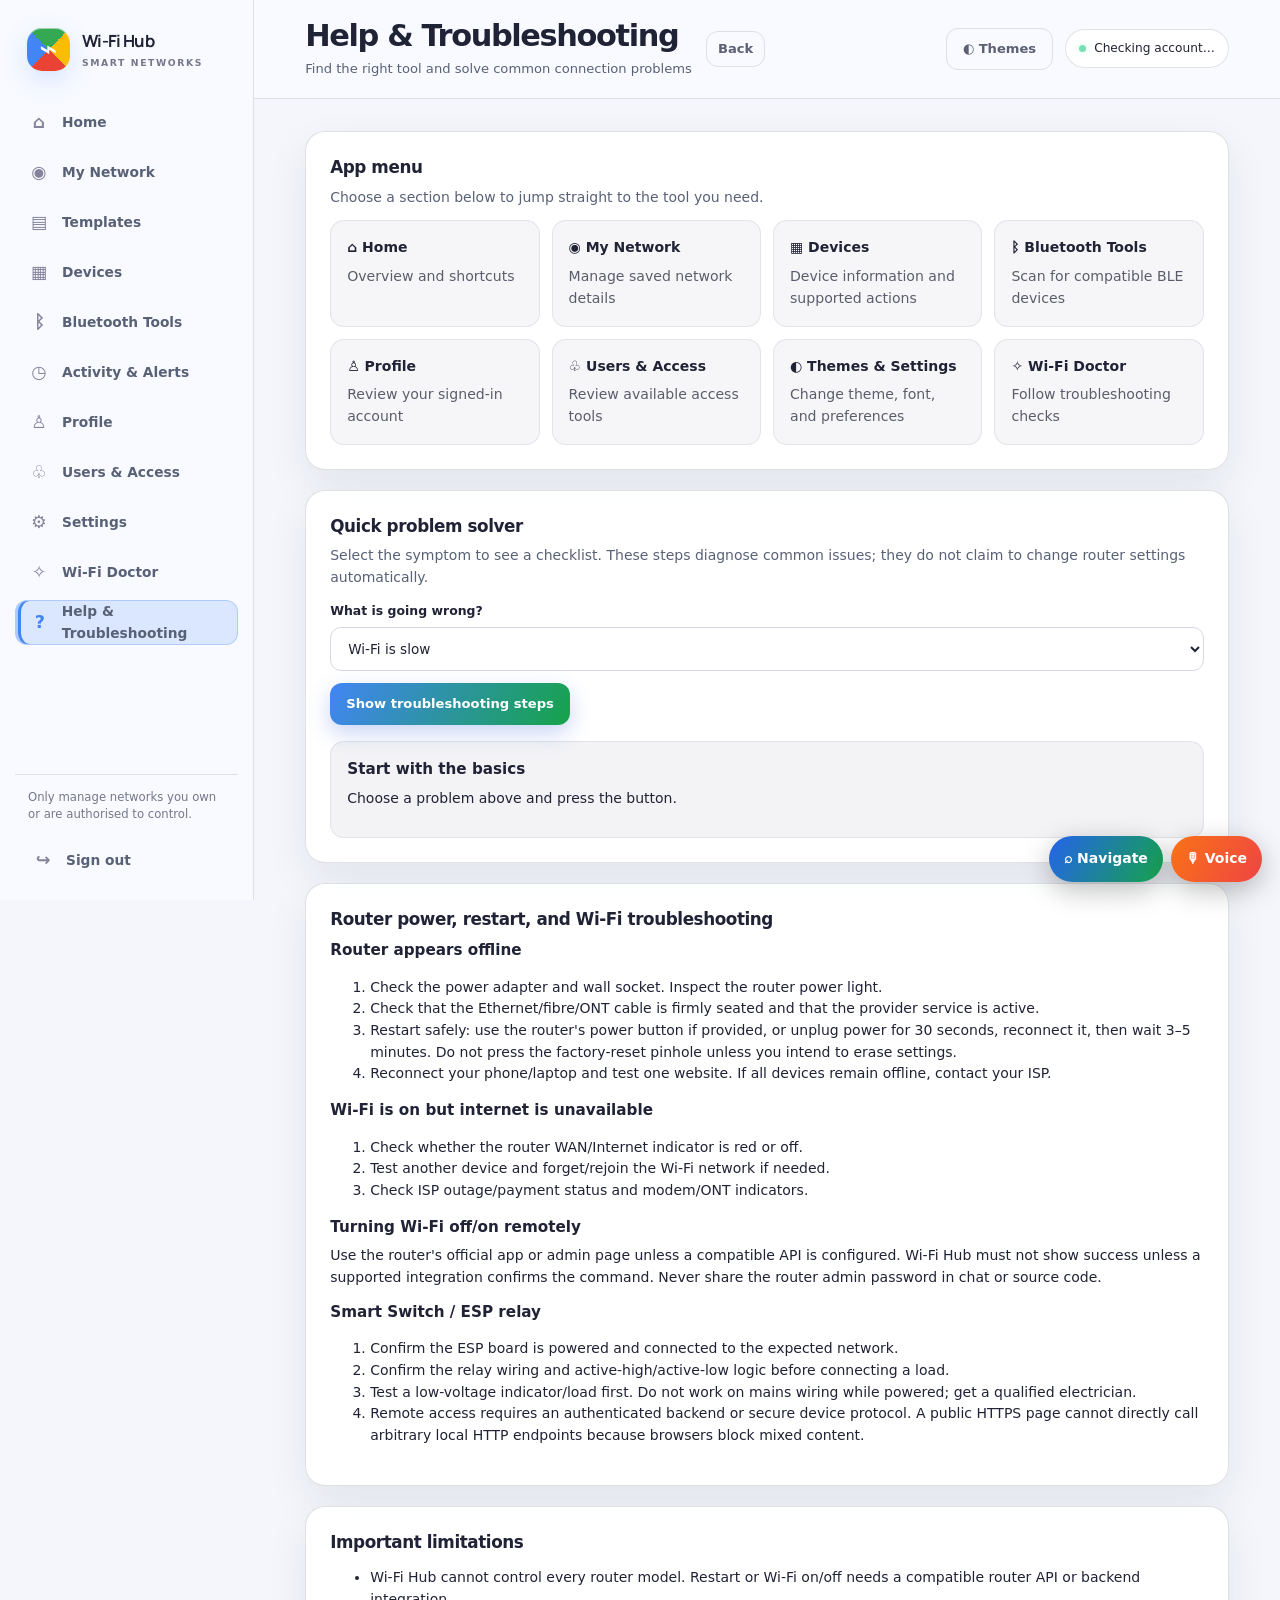
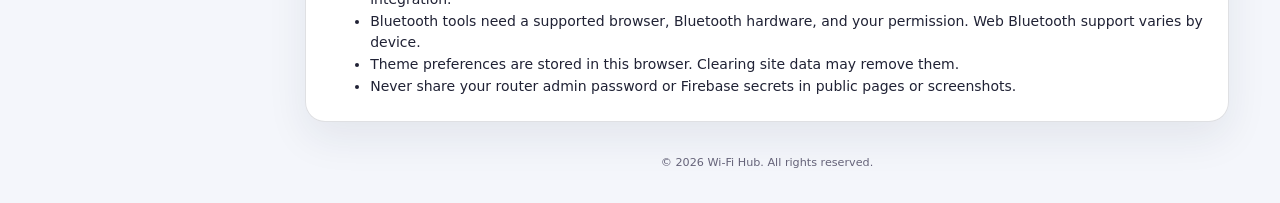
<file: help.html>
<!doctype html>
<html lang="en">
<head>
  <meta charset="utf-8">
  <meta name="viewport" content="width=device-width,initial-scale=1">
  <meta name="theme-color" content="#07111f">
  <meta name="description" content="Wi-Fi Hub help and troubleshooting">
  <title>Help &amp; Troubleshooting | Wi-Fi Hub</title>
  <link rel="manifest" href="./manifest.json">
  <link rel="stylesheet" href="./css/style.css">
  <link rel="stylesheet" href="./css/app.css">
</head>
<body class="app-page">
<div class="app-shell">
  <aside class="sidebar" id="sidebar">
    <a class="sidebar-brand" href="./home.html">
      <span class="brand-mark">⌁</span>
      <span><strong>Wi-Fi Hub</strong><small>SMART NETWORKS</small></span>
    </a>
    <nav class="sidebar-nav" aria-label="Main navigation">
      <a class="nav-link" href="./home.html"><span class="nav-icon">⌂</span><span>Home</span></a>
      <a class="nav-link" href="./network.html"><span class="nav-icon">◉</span><span>My Network</span></a>
      <a class="nav-link" href="./templates.html"><span class="nav-icon" aria-hidden="true">▤</span><span>Templates</span></a>
      <a class="nav-link" href="./devices.html"><span class="nav-icon">▦</span><span>Devices</span></a>
      <a class="nav-link" href="./bluetooth.html"><span class="nav-icon">ᛒ</span><span>Bluetooth Tools</span></a>
      <a class="nav-link" href="./activity.html"><span class="nav-icon" aria-hidden="true">◷</span><span>Activity &amp; Alerts</span></a>
      <a class="nav-link" href="./profile.html"><span class="nav-icon">♙</span><span>Profile</span></a>
      <a class="nav-link" href="./users.html"><span class="nav-icon">♧</span><span>Users &amp; Access</span></a>
      <a class="nav-link" href="./settings.html"><span class="nav-icon">⚙</span><span>Settings</span></a>
      <a class="nav-link" href="./ai-tutor.html"><span class="nav-icon">✧</span><span>Wi-Fi Doctor</span></a>
      <a class="nav-link active" href="./help.html"><span class="nav-icon">?</span><span>Help &amp; Troubleshooting</span></a>
    </nav>
    <div class="sidebar-bottom">
      <div class="sidebar-caption">Only manage networks you own or are authorised to control.</div>
      <button id="logoutButton" class="nav-link logout-button" type="button"><span class="nav-icon">↪</span><span>Sign out</span></button>
    </div>
  </aside>
  <button id="sidebarOverlay" class="sidebar-overlay" type="button" aria-label="Close navigation"></button>
  <main class="main-content">
    <header class="topbar">
      <div class="topbar-left">
        <button id="menuButton" class="menu-button" type="button" aria-label="Open navigation" aria-expanded="false">☰</button>
        <div class="page-title"><h1>Help &amp; Troubleshooting</h1><p>Find the right tool and solve common connection problems</p></div>
      </div>
      <div class="topbar-right">
        <button class="btn btn-quiet theme-top-button" type="button" aria-haspopup="true" aria-expanded="false">◐ Themes</button>
        <span class="account-chip" id="accountChip">Checking account…</span>
      </div>
    </header>
    <div class="page-content">
      <section class="panel">
        <h2>App menu</h2>
        <p class="muted">Choose a section below to jump straight to the tool you need.</p>
        <div class="help-menu-grid">
          <a class="help-menu-card" href="./home.html"><b>⌂ Home</b><span>Overview and shortcuts</span></a>
          <a class="help-menu-card" href="./network.html"><b>◉ My Network</b><span>Manage saved network details</span></a>
          <a class="help-menu-card" href="./devices.html"><b>▦ Devices</b><span>Device information and supported actions</span></a>
          <a class="help-menu-card" href="./bluetooth.html"><b>ᛒ Bluetooth Tools</b><span>Scan for compatible BLE devices</span></a>
          <a class="help-menu-card" href="./profile.html"><b>♙ Profile</b><span>Review your signed-in account</span></a>
          <a class="help-menu-card" href="./users.html"><b>♧ Users &amp; Access</b><span>Review available access tools</span></a>
          <a class="help-menu-card" href="./settings.html#appearance"><b>◐ Themes &amp; Settings</b><span>Change theme, font, and preferences</span></a>
          <a class="help-menu-card" href="./ai-tutor.html"><b>✧ Wi-Fi Doctor</b><span>Follow troubleshooting checks</span></a>
        </div>
      </section>
      <section class="panel">
        <h2>Quick problem solver</h2>
        <p class="muted">Select the symptom to see a checklist. These steps diagnose common issues; they do not claim to change router settings automatically.</p>
        <label for="problemChoice">What is going wrong?</label>
        <select id="problemChoice">
          <option value="slow">Wi-Fi is slow</option>
          <option value="none">Connected but no internet</option>
          <option value="drop">Connection keeps dropping</option>
          <option value="device">A device is not appearing</option>
          <option value="login">I cannot sign in</option>
          <option value="theme">Theme or settings are not saving</option>
          <option value="ble">Bluetooth scan is not working</option>
          <option value="routerpower">Router will not power on or restart</option>
          <option value="remote">Remote control is not working</option>
        </select>
        <button id="solveProblem" class="btn btn-primary" type="button" style="margin-top:12px">Show troubleshooting steps</button>
        <div id="problemResult" class="troubleshooting-result" role="status" aria-live="polite">
          <h3>Start with the basics</h3>
          <p>Choose a problem above and press the button.</p>
        </div>
      </section>
      <section class="panel">
        <h2>Router power, restart, and Wi-Fi troubleshooting</h2>
        <div class="help-steps">
          <h3>Router appears offline</h3>
          <ol>
            <li>Check the power adapter and wall socket. Inspect the router power light.</li>
            <li>Check that the Ethernet/fibre/ONT cable is firmly seated and that the provider service is active.</li>
            <li>Restart safely: use the router's power button if provided, or unplug power for 30 seconds, reconnect it, then wait 3–5 minutes. Do not press the factory-reset pinhole unless you intend to erase settings.</li>
            <li>Reconnect your phone/laptop and test one website. If all devices remain offline, contact your ISP.</li>
          </ol>
          <h3>Wi-Fi is on but internet is unavailable</h3>
          <ol>
            <li>Check whether the router WAN/Internet indicator is red or off.</li>
            <li>Test another device and forget/rejoin the Wi-Fi network if needed.</li>
            <li>Check ISP outage/payment status and modem/ONT indicators.</li>
          </ol>
          <h3>Turning Wi-Fi off/on remotely</h3>
          <p>Use the router's official app or admin page unless a compatible API is configured. Wi-Fi Hub must not show success unless a supported integration confirms the command. Never share the router admin password in chat or source code.</p>
          <h3>Smart Switch / ESP relay</h3>
          <ol>
            <li>Confirm the ESP board is powered and connected to the expected network.</li>
            <li>Confirm the relay wiring and active-high/active-low logic before connecting a load.</li>
            <li>Test a low-voltage indicator/load first. Do not work on mains wiring while powered; get a qualified electrician.</li>
            <li>Remote access requires an authenticated backend or secure device protocol. A public HTTPS page cannot directly call arbitrary local HTTP endpoints because browsers block mixed content.</li>
          </ol>
        </div>
      </section>
      <section class="panel">
        <h2>Important limitations</h2>
        <ul>
          <li>Wi-Fi Hub cannot control every router model. Restart or Wi-Fi on/off needs a compatible router API or backend integration.</li>
          <li>Bluetooth tools need a supported browser, Bluetooth hardware, and your permission. Web Bluetooth support varies by device.</li>
          <li>Theme preferences are stored in this browser. Clearing site data may remove them.</li>
          <li>Never share your router admin password or Firebase secrets in public pages or screenshots.</li>
        </ul>
      </section>
      <footer class="app-footer">© 2026 Wi-Fi Hub. All rights reserved.</footer>
    </div>
  </main>
</div>
<script src="./js/runtime-config.js"></script>
<script type="module" src="./js/help.js"></script>
<script type="module" src="./js/theme-menu.js"></script>
<script src="./js/install.js" defer></script>
<script type="module" src="./js/v10-enhancements.js"></script>
</body>
</html>
</file>
<file: css/style.css>
/* Wi-Fi Hub — premium visual system */
@import url('https://fonts.googleapis.com/css2?family=DM+Sans:wght@400;500;600;700&family=Manrope:wght@400;500;600;700;800&display=swap');

:root {
  color-scheme: dark;
  --bg: #081321;
  --bg-soft: #0d1b2a;
  --panel: rgba(22, 22, 35, .82);
  --panel-strong: #142337;
  --panel-hover: #1b3047;
  --line: rgba(255,255,255,.085);
  --line-strong: rgba(255,255,255,.14);
  --text: #f1f7ff;
  --muted: #a9bbcf;
  --subtle: #7e94ab;
  --purple: #4da3ff;
  --purple-strong: #1769d2;
  --pink: #72d6d0;
  --success: #77dfb1;
  --warning: #f5cc85;
  --danger: #fb929f;
  --radius: 20px;
  --shadow: 0 20px 60px rgba(0,0,0,.28);
  font-family: 'DM Sans', system-ui, -apple-system, BlinkMacSystemFont, 'Segoe UI', sans-serif;
}
* { box-sizing: border-box; }
html { min-width: 320px; min-height: 100%; background: var(--bg); }
body {
  margin: 0; min-height: 100vh; color: var(--text);
  background:
    radial-gradient(ellipse at 72% -8%, rgba(124,58,237,.15), transparent 38rem),
    radial-gradient(ellipse at -10% 70%, rgba(91,33,182,.08), transparent 34rem),
    var(--bg);
  font-size: 14px; line-height: 1.55; -webkit-font-smoothing: antialiased;
}
button, input, select, textarea { font: inherit; }
button, a { -webkit-tap-highlight-color: transparent; }
a { color: inherit; text-decoration: none; }
button { color: inherit; }
h1,h2,h3,p { margin-top: 0; }
h1,h2,h3,strong,b { font-family: 'Manrope', 'DM Sans', sans-serif; }
h1 { font-size: clamp(1.45rem, 2.4vw, 1.9rem); line-height: 1.2; letter-spacing: -.045em; margin-bottom: 5px; }
h2 { font-size: 1.05rem; line-height: 1.35; letter-spacing: -.025em; margin-bottom: 8px; }
h3 { font-size: .95rem; margin-bottom: 6px; }
p { margin-bottom: 12px; }
.muted { color: var(--muted); }
.eyebrow { color: var(--purple); font-size: .69rem; font-weight: 700; letter-spacing: .16em; margin-bottom: 10px; }
.fine-print { color: var(--subtle); font-size: .75rem; line-height: 1.6; margin: 18px 0 0; }
.app-shell { min-height: 100vh; }
.sidebar {
  width: 254px; position: fixed; z-index: 30; inset: 0 auto 0 0;
  display: flex; flex-direction: column; padding: 24px 15px 17px;
  background: rgba(13,13,22,.94); border-right: 1px solid var(--line);
  backdrop-filter: blur(24px); -webkit-backdrop-filter: blur(24px);
}
.sidebar-brand { display: flex; align-items: center; gap: 12px; padding: 4px 12px 29px; }
.sidebar-brand strong { display: block; font-family: 'Manrope', sans-serif; font-size: 1.05rem; letter-spacing: -.04em; }
.sidebar-brand small { display: block; color: var(--subtle); font-size: .58rem; font-weight: 700; letter-spacing: .17em; margin-top: 2px; }
.brand-mark {
  display: grid; place-items: center; width: 43px; height: 43px; flex: 0 0 43px;
  border-radius: 15px; color: #fff; font-size: 1.9rem; line-height: 1;
  background: linear-gradient(145deg, #4da3ff, #1769d2);
  box-shadow: 0 8px 26px rgba(139,92,246,.23), inset 0 1px rgba(255,255,255,.35);
}
.sidebar-nav { display: grid; gap: 5px; }
.nav-link {
  display: flex; align-items: center; gap: 13px; width: 100%; min-height: 45px;
  padding: 0 13px; border: 1px solid transparent; border-radius: 12px;
  color: #aaa8bc; background: transparent; text-align: left; cursor: pointer;
  transition: background .18s ease, color .18s ease, border-color .18s ease;
  font-size: .86rem; font-weight: 600;
}
.nav-link:hover { background: rgba(255,255,255,.045); color: var(--text); }
.nav-link.active { color: #eaf5ff; background: linear-gradient(90deg, rgba(77,163,255,.19), rgba(77,163,255,.07)); border-color: rgba(77,163,255,.22); }
.nav-link.active .nav-icon { color: var(--purple); }
.nav-icon { display: inline-grid; place-items: center; width: 20px; color: #85839c; font-size: 1.1rem; }
.sidebar-bottom { margin-top: auto; padding: 14px 4px 0; border-top: 1px solid var(--line); }
.sidebar-caption { color: var(--subtle); font-size: .73rem; line-height: 1.5; padding: 0 9px 14px; }
.logout-button { color: #b7d3ee; }
.main-content { min-height: 100vh; margin-left: 254px; }
.topbar {
  position: sticky; z-index: 15; top: 0; display: flex; align-items: center; justify-content: space-between;
  min-height: 91px; padding: 18px clamp(22px, 4vw, 52px);
  background: rgba(9,9,16,.78); border-bottom: 1px solid var(--line);
  backdrop-filter: blur(22px); -webkit-backdrop-filter: blur(22px);
}
.topbar-left { display: flex; align-items: center; gap: 14px; min-width: 0; }
.page-title p { margin: 0; color: var(--muted); font-size: .82rem; }
.topbar-right { display: flex; align-items: center; gap: 12px; }
.account-chip { display: inline-flex; align-items: center; gap: 8px; max-width: 220px; overflow: hidden; text-overflow: ellipsis; white-space: nowrap; border: 1px solid var(--line); background: rgba(255,255,255,.035); padding: 9px 13px; border-radius: 999px; color: #d4d0e2; font-size: .76rem; }
.account-chip::before { content: ''; width: 7px; height: 7px; border-radius: 50%; background: var(--success); box-shadow: 0 0 9px rgba(119,223,177,.4); flex: 0 0 auto; }
.menu-button { display: none; width: 40px; height: 40px; border: 1px solid var(--line); border-radius: 12px; background: var(--panel); cursor: pointer; }
.page-content { width: min(100%, 1440px); margin: 0 auto; padding: 32px clamp(22px, 4vw, 52px) 28px; }
.panel, .stat-card, .welcome-panel {
  border: 1px solid var(--line); border-radius: var(--radius);
  background: linear-gradient(145deg, rgba(27,27,43,.88), rgba(17,17,28,.9));
  box-shadow: var(--shadow); padding: 24px; margin-bottom: 20px;
}
.panel { overflow: hidden; }
.panel > :last-child { margin-bottom: 0; }
.section-heading { display: flex; align-items: center; justify-content: space-between; gap: 16px; margin-bottom: 20px; }
.section-heading p { margin: 0; font-size: .82rem; }
.welcome-panel { display: flex; align-items: center; justify-content: space-between; gap: 24px; min-height: 185px; position: relative; overflow: hidden; }
.welcome-panel::after { content: '⌁'; position: absolute; right: 8%; top: -64px; font-size: 18rem; line-height: 1; color: rgba(167,139,250,.045); transform: rotate(-12deg); pointer-events: none; }
.welcome-panel > * { position: relative; z-index: 1; }
.welcome-panel h2 { font-size: clamp(1.45rem, 3vw, 2rem); letter-spacing: -.05em; }
.welcome-panel p:not(.eyebrow) { max-width: 570px; color: var(--muted); }
.stats-grid { display: grid; grid-template-columns: repeat(3, minmax(0,1fr)); gap: 16px; margin-bottom: 20px; }
.stat-card { min-width: 0; margin: 0; padding: 22px; }
.stat-label { display: block; color: var(--muted); font-size: .8rem; font-weight: 600; margin-bottom: 13px; }
.stat-card strong { display: block; font-size: clamp(1.4rem, 2.4vw, 2rem); letter-spacing: -.05em; overflow-wrap: anywhere; }
.stat-card p { color: var(--subtle); font-size: .74rem; margin: 7px 0 0; }
.quick-grid { display: grid; grid-template-columns: repeat(3, minmax(0,1fr)); gap: 13px; }
.quick-action { min-width: 0; display: flex; flex-direction: column; align-items: flex-start; gap: 8px; padding: 19px; border-radius: 15px; border: 1px solid var(--line); background: rgba(255,255,255,.025); transition: transform .18s, border-color .18s, background .18s; }
.quick-action:hover { transform: translateY(-2px); border-color: rgba(167,139,250,.35); background: rgba(139,92,246,.07); }
.quick-action > span { display: grid; place-items: center; width: 38px; height: 38px; border-radius: 12px; background: rgba(167,139,250,.13); color: var(--purple); font-size: 1.3rem; }
.quick-action b { font-size: .88rem; }
.quick-action small { color: var(--muted); font-size: .75rem; line-height: 1.5; }
.btn { display: inline-flex; justify-content: center; align-items: center; gap: 8px; min-height: 42px; padding: 10px 16px; border-radius: 12px; border: 1px solid transparent; font-weight: 700; font-size: .82rem; cursor: pointer; transition: transform .15s, background .15s, border-color .15s; }
.btn:hover { transform: translateY(-1px); }
.btn:active { transform: translateY(0); }
.btn-primary { color: #fff; background: linear-gradient(135deg, #9b7cf7, #7c3aed); box-shadow: 0 7px 20px rgba(124,58,237,.19), inset 0 1px rgba(255,255,255,.2); }
.btn-primary:hover { background: linear-gradient(135deg, #ad94ff, #8b5cf6); }
.btn-secondary { color: #e8defe; background: rgba(167,139,250,.10); border-color: rgba(167,139,250,.24); }
.btn-secondary:hover { background: rgba(77,163,255,.22); }
.btn-quiet { color: var(--muted); background: transparent; border-color: var(--line); }
.btn-danger { color: #ffd9df; background: rgba(251,146,159,.09); border-color: rgba(251,146,159,.2); }
.btn-block { width: 100%; }
button:disabled { opacity: .5; cursor: not-allowed; transform: none; }
label { display: block; color: #d9d6e7; font-size: .78rem; font-weight: 700; margin: 0 0 7px; }
input, select, textarea {
  display: block; width: 100%; min-width: 0; color: var(--text); background: rgba(8,8,15,.65);
  border: 1px solid rgba(255,255,255,.12); border-radius: 11px; padding: 12px 13px;
  outline: none; transition: border-color .18s, box-shadow .18s; font-size: .85rem;
}
input::placeholder, textarea::placeholder { color: #6f6d82; }
input:focus, select:focus, textarea:focus { border-color: rgba(167,139,250,.72); box-shadow: 0 0 0 3px rgba(139,92,246,.12); }
input[readonly] { color: var(--muted); background: rgba(255,255,255,.025); }
select { cursor: pointer; }
select option { background: #171725; color: var(--text); }
textarea { resize: vertical; }
.form-grid { display: grid; grid-template-columns: repeat(2, minmax(0,1fr)); gap: 18px; }
.field { min-width: 0; }
.field-wide { grid-column: 1 / -1; }
.form-message { min-height: 1.2em; margin: 10px 0 0; color: var(--muted); font-size: .8rem; overflow-wrap: anywhere; }
.notice { border: 1px solid rgba(167,139,250,.18); background: rgba(139,92,246,.065); border-radius: 12px; padding: 13px 15px; color: #cbc2e8; font-size: .82rem; line-height: 1.55; }
.status-pill { display: inline-flex; align-items: center; white-space: nowrap; border: 1px solid var(--line); border-radius: 999px; padding: 5px 9px; color: var(--muted); font-size: .7rem; }
.settings-row { display: flex; align-items: center; justify-content: space-between; gap: 18px; padding: 18px 0; border-bottom: 1px solid var(--line); }
.settings-row:first-of-type { padding-top: 10px; }
.settings-row:last-child { border-bottom: 0; padding-bottom: 0; }
.settings-row p { margin: 4px 0 0; font-size: .8rem; }
.network-list { display: grid; gap: 10px; }
.network-list:empty { display: none; }
.diagnosis-result { margin-top: 18px; border-radius: 14px; border: 1px solid var(--line); background: rgba(255,255,255,.025); padding: 18px; }
.diagnosis-result ul { margin-bottom: 0; padding-left: 21px; color: #d3cfe0; }
.diagnosis-result li { margin: 7px 0; }
.app-footer { text-align: center; color: #656379; font-size: .7rem; padding: 12px 0 3px; }
.sidebar-overlay { display: none; }
:focus-visible { outline: 2px solid var(--purple); outline-offset: 3px; }
@media (max-width: 1100px) {
  .sidebar { width: 226px; }
  .main-content { margin-left: 226px; }
  .stats-grid { gap: 12px; }
  .panel, .welcome-panel { padding: 21px; }
  .quick-grid { grid-template-columns: repeat(2, minmax(0,1fr)); }
}
@media (max-width: 780px) {
  .sidebar { width: min(290px, 84vw); transform: translateX(-105%); transition: transform .24s ease; box-shadow: 20px 0 70px rgba(0,0,0,.4); }
  .sidebar.open { transform: translateX(0); }
  .main-content { margin-left: 0; }
  .menu-button { display: inline-grid; place-items: center; flex: 0 0 40px; }
  .sidebar-overlay { display: block; position: fixed; z-index: 25; inset: 0; width: 100%; height: 100%; border: 0; background: rgba(0,0,0,.55); opacity: 0; pointer-events: none; transition: opacity .2s; }
  .sidebar-overlay.show { opacity: 1; pointer-events: auto; }
  .topbar { min-height: 78px; padding: 14px 19px; }
  .page-content { padding: 23px 18px; }
  .stats-grid { grid-template-columns: 1fr; }
  .stat-card { padding: 19px; }
}
@media (max-width: 560px) {
  .topbar-right { display: none; }
  .topbar { gap: 8px; }
  .page-title p { max-width: 250px; font-size: .74rem; }
  .welcome-panel { align-items: flex-start; flex-direction: column; gap: 6px; }
  .welcome-panel::after { right: -22px; top: 20px; font-size: 10rem; }
  .quick-grid, .form-grid { grid-template-columns: 1fr; }
  .field-wide { grid-column: auto; }
  .panel { padding: 18px; border-radius: 17px; }
  .section-heading { align-items: flex-start; flex-direction: column; }
  .settings-row { align-items: flex-start; flex-direction: column; }
  .btn { max-width: 100%; }
}
@media (prefers-reduced-motion: reduce) {
  *, *::before, *::after { scroll-behavior: auto !important; transition-duration: .01ms !important; animation-duration: .01ms !important; }
}

/* Personalisation, onboarding and navigation helpers */
:root { --glass-opacity: .82; --glass-blur: 22px; }
.sidebar,.topbar { backdrop-filter: blur(var(--glass-blur)); -webkit-backdrop-filter: blur(var(--glass-blur)); }
.app-back-button { min-height:36px; padding:7px 11px; flex:0 0 auto; }
.wifi-hub-toast { position:fixed; z-index:120; left:50%; bottom:24px; transform:translate(-50%,16px); opacity:0; pointer-events:none; max-width:min(90vw,520px); padding:13px 18px; border:1px solid var(--line-strong); border-radius:14px; background:rgba(20,18,32,.94); color:var(--text); box-shadow:var(--shadow); transition:opacity .2s,transform .2s; }
.wifi-hub-toast.visible { opacity:1; transform:translate(-50%,0); }
.tutorial-backdrop { position:fixed; z-index:110; inset:0; display:grid; place-items:center; padding:20px; background:rgba(3,3,8,.76); backdrop-filter:blur(12px); }
.tutorial-card { width:min(100%,520px); padding:28px; border:1px solid var(--line-strong); border-radius:24px; background:var(--panel-strong); box-shadow:var(--shadow); }
.tutorial-card li { margin:10px 0; color:var(--muted); }
#accentChoice { min-height:46px; padding:5px; cursor:pointer; }
[data-theme="light"] body { color:#211c31; background:radial-gradient(ellipse at 72% -8%,rgba(124,58,237,.10),transparent 38rem),#f4f3fa; }
[data-theme="light"] .topbar { background:rgba(244,243,250,.84); }
[data-theme="light"] .sidebar { background:rgba(250,249,255,.96); }
[data-theme="light"] .sidebar-nav .nav-link { color:#59536b; }
[data-theme="light"] .panel,[data-theme="light"] .stat-card,[data-theme="light"] .welcome-panel { color:#211c31; }
[data-theme="light"] input,[data-theme="light"] select,[data-theme="light"] textarea { color:#211c31; background:rgba(255,255,255,.85); }
@media(max-width:560px){.app-back-button{min-height:34px;padding:6px 9px;font-size:.72rem}.tutorial-card{padding:22px}}


/* Wi-Fi Hub polish layer: coordinated colour, accessible themes and responsive controls */
:root{--app-font:'Manrope','DM Sans',system-ui,sans-serif;--google-blue:#4285F4;--google-red:#EA4335;--google-yellow:#FBBC05;--google-green:#34A853}
body{font-family:var(--app-font)}
.brand-mark{background:conic-gradient(from 225deg,#4285F4 0 25%,#34A853 25% 50%,#FBBC05 50% 75%,#EA4335 75% 100%);box-shadow:0 9px 26px rgba(66,133,244,.19),inset 0 1px rgba(255,255,255,.5)}
.btn-primary{background:linear-gradient(115deg,var(--purple-strong),var(--purple),#38bdf8);color:#fff;border-color:transparent;box-shadow:0 8px 22px color-mix(in srgb,var(--purple-strong) 24%,transparent)}
.quick-action:nth-child(4n+1)>span{background:rgba(66,133,244,.15);color:#4285F4}.quick-action:nth-child(4n+2)>span{background:rgba(52,168,83,.15);color:#34A853}.quick-action:nth-child(4n+3)>span{background:rgba(251,188,5,.16);color:#e5a900}.quick-action:nth-child(4n)>span{background:rgba(234,67,53,.14);color:#EA4335}
.nav-link.active{background:linear-gradient(100deg,color-mix(in srgb,var(--purple-strong) 24%,transparent),rgba(66,133,244,.08));border-color:color-mix(in srgb,var(--purple) 22%,transparent)}
.auth-tabs{display:grid;grid-template-columns:1fr 1fr;gap:6px;padding:5px;margin-bottom:24px;border:1px solid var(--line);border-radius:14px;background:rgba(127,127,127,.08)}.auth-tab{min-height:42px;border:0;border-radius:10px;background:transparent;color:var(--muted);font-weight:700;cursor:pointer}.auth-tab.active{background:linear-gradient(110deg,#4285F4,#7c3aed);color:white;box-shadow:0 4px 14px rgba(66,133,244,.22)}.google-g{width:21px;height:21px;flex:0 0 21px}.google-signin{background:#fff!important;color:#3c4043!important;border:1px solid #dadce0!important}.google-signin:hover{background:#f8faff!important}
[data-theme="light"] body{color:#202235;background:radial-gradient(ellipse at 80% 0%,rgba(66,133,244,.12),transparent 35rem),#f4f6fb}[data-theme="light"] .panel,[data-theme="light"] .stat-card,[data-theme="light"] .welcome-panel{background:rgba(255,255,255,.88);border-color:rgba(50,60,90,.12);box-shadow:0 16px 40px rgba(30,41,59,.08)}[data-theme="light"] .sidebar{background:rgba(250,251,255,.96)}[data-theme="light"] .topbar{background:rgba(250,251,255,.86)}[data-theme="light"] .nav-link{color:#596176}[data-theme="light"] .nav-link.active{color:#25243b}[data-theme="light"] .account-chip{color:#394154;background:#fff}
.offline-banner{position:sticky;top:0;z-index:1000;padding:10px 18px;text-align:center;background:linear-gradient(90deg,#f59e0b,#f97316);color:#231300;font-size:.82rem;font-weight:800;box-shadow:0 5px 18px rgba(0,0,0,.12)}.offline-mode .main-content{filter:saturate(.88)}.install-top-button{white-space:nowrap}.install-modal-backdrop{position:fixed;inset:0;z-index:2000;display:grid;place-items:center;padding:20px;background:rgba(4,7,15,.68);backdrop-filter:blur(12px)}.install-modal{width:min(100%,430px);padding:28px;border:1px solid var(--line-strong);border-radius:24px;background:linear-gradient(145deg,var(--panel-strong),var(--bg));box-shadow:0 24px 90px rgba(0,0,0,.42)}.install-modal h2{font-size:1.35rem}.install-modal-actions{display:flex;flex-wrap:wrap;gap:10px;margin-top:20px}.install-modal .install-logo{width:58px;height:58px;display:grid;place-items:center;border-radius:18px;background:conic-gradient(from 225deg,#4285F4 0 25%,#34A853 25% 50%,#FBBC05 50% 75%,#EA4335 75% 100%);color:white;font-size:1.8rem;margin-bottom:18px}
@media(max-width:700px){.topbar-right{gap:6px}.install-top-button{font-size:.72rem;padding:8px}.auth-card{padding:24px!important}}

/* Wi-Fi Hub appearance controls: variables are applied on every app page. */
html[data-theme="light"] { color-scheme: light; --text:#202033; --muted:#5c5c70; --subtle:#77778b; --line:rgba(30,30,60,.12); --line-strong:rgba(30,30,60,.18); --panel-strong:#fff; --panel-hover:#f1eff9; }
html[data-theme="light"] body { background:radial-gradient(ellipse at 72% -8%,rgba(124,58,237,.10),transparent 38rem),var(--bg); }
html[data-theme="light"] .sidebar, html[data-theme="light"] .topbar { background:rgba(248,247,253,.94); }
html[data-theme="light"] .panel, html[data-theme="light"] .stat-card, html[data-theme="light"] .welcome-panel { background:linear-gradient(145deg,rgba(255,255,255,.96),rgba(245,244,251,.96)); }
html[data-theme="light"] input, html[data-theme="light"] select, html[data-theme="light"] textarea { background:rgba(255,255,255,.9); color:var(--text); border-color:rgba(30,30,60,.18); }
html[data-theme="light"] label, html[data-theme="light"] .account-chip { color:var(--text); }
html[data-theme="ocean"] body { background:radial-gradient(ellipse at 80% 0%,rgba(22,138,173,.20),transparent 40rem),var(--bg); }
html[data-theme="emerald"] body { background:radial-gradient(ellipse at 80% 0%,rgba(5,150,105,.18),transparent 40rem),var(--bg); }
html[data-theme="sunset"] body { background:radial-gradient(ellipse at 80% 0%,rgba(219,39,119,.18),transparent 40rem),var(--bg); }
html[data-theme="amber"] body { background:radial-gradient(ellipse at 80% 0%,rgba(217,119,6,.18),transparent 40rem),var(--bg); }
html[data-theme] .btn-primary { background:linear-gradient(135deg,var(--purple),var(--purple-strong)); }
html[data-theme] .nav-link.active { background:color-mix(in srgb,var(--purple) 16%,transparent); border-color:color-mix(in srgb,var(--purple) 28%,transparent); }
.theme-top-button { white-space:nowrap; }
.saved-networks { display:grid; gap:12px; }
.network-item { padding:14px 16px; border:1px solid var(--line); border-radius:14px; background:rgba(255,255,255,.025); }
.network-item p { margin:5px 0 0; }
.welcome-toast { position:fixed; z-index:100; right:22px; top:105px; width:min(420px,calc(100vw - 32px)); display:grid; gap:6px; padding:17px 48px 17px 18px; border:1px solid color-mix(in srgb,var(--purple) 40%,var(--line)); border-radius:16px; background:var(--panel-strong); color:var(--text); box-shadow:var(--shadow); animation:welcome-in .25s ease-out; }
.welcome-toast span { color:var(--muted); font-size:.82rem; }
.welcome-toast button { position:absolute; right:12px; top:10px; border:0; background:transparent; color:var(--muted); font-size:1.4rem; cursor:pointer; }
.bluetooth-layout { display:grid; grid-template-columns:repeat(2,minmax(0,1fr)); gap:18px; }
.button-row { display:flex; gap:10px; flex-wrap:wrap; }
@keyframes welcome-in { from { opacity:0; transform:translateY(-8px); } to { opacity:1; transform:translateY(0); } }
@media(max-width:760px){ .bluetooth-layout{grid-template-columns:1fr}.topbar-right{gap:6px}.theme-top-button{padding:8px 10px;font-size:.75rem}.install-top-button{display:none}.account-chip{max-width:125px} }

body { font-family: var(--app-font, "DM Sans"), system-ui, sans-serif; }
h1,h2,h3,strong,b { font-family: var(--app-font, "Manrope"), system-ui, sans-serif; }

/* Quick theme picker and Help tools */
.topbar-right{position:relative;}
.quick-theme-menu{position:absolute;z-index:1000;right:0;top:calc(100% + 10px);width:min(320px,calc(100vw - 32px));padding:16px;border:1px solid var(--line,rgba(255,255,255,.14));border-radius:18px;background:var(--bg,#10101b);box-shadow:0 18px 50px rgba(0,0,0,.35);color:var(--text,#fff)}
.quick-theme-menu[hidden]{display:none!important}.quick-theme-menu>p{font-size:.84rem;opacity:.72;margin:6px 0 12px}.quick-theme-options{display:grid;grid-template-columns:1fr 1fr;gap:8px;margin-bottom:12px}.quick-theme-choice{display:flex;align-items:center;gap:8px;text-align:left;border:1px solid rgba(150,150,170,.25);border-radius:10px;padding:9px;background:rgba(127,127,150,.08);color:inherit;cursor:pointer}.quick-theme-choice[aria-pressed="true"]{outline:2px solid var(--purple,#a78bfa)}.theme-dot{width:14px;height:14px;display:inline-block;border-radius:50%;flex:0 0 auto}.quick-theme-menu>a{color:var(--purple,#a78bfa);font-size:.9rem}.help-menu-grid{display:grid;grid-template-columns:repeat(auto-fit,minmax(190px,1fr));gap:12px}.help-menu-card{display:flex;flex-direction:column;gap:7px;padding:16px;border:1px solid rgba(150,150,170,.2);border-radius:14px;color:inherit;text-decoration:none;background:rgba(127,127,150,.07);transition:transform .15s,border-color .15s}.help-menu-card:hover{transform:translateY(-2px);border-color:var(--purple,#a78bfa)}.help-menu-card span{font-size:.88rem;opacity:.72}.troubleshooting-result{margin-top:16px;padding:16px;border-radius:14px;background:rgba(127,127,150,.09);border:1px solid rgba(150,150,170,.18)}.troubleshooting-result li{margin:.5rem 0;line-height:1.5}

/* Simple Light / Dark / System themes */
html[data-theme="dark"] { color-scheme: dark; --text:#f4f5fb; --muted:#a6a8bc; --bg:#090910; --panel-strong:#171725; }
html[data-theme="light"] { color-scheme: light; --text:#202235; --muted:#5c6074; --bg:#f4f6fb; --panel-strong:#ffffff; }
html[data-theme="light"] body { color:#202235; background:#f4f6fb; }
html[data-theme="light"] .panel,html[data-theme="light"] .stat-card,html[data-theme="light"] .welcome-panel { color:#202235; background:rgba(255,255,255,.94); border-color:rgba(30,41,59,.14); }
html[data-theme="light"] .sidebar,html[data-theme="light"] .topbar { background:rgba(248,250,255,.96); color:#202235; }
html[data-theme="light"] .sidebar-nav .nav-link,html[data-theme="light"] .page-title p,html[data-theme="light"] .muted { color:#596176; }
html[data-theme="light"] input,html[data-theme="light"] select,html[data-theme="light"] textarea { background:#fff;color:#202235;border-color:#d5d9e5; }
.topbar-right{position:relative}.quick-theme-menu{position:absolute;right:0;top:calc(100% + 8px);}

/* Wi-Fi Hub accessible non-purple palette and device-action feedback */
:root { --accent-blue:#4285f4; --accent-teal:#14b8a6; --accent-amber:#f59e0b; --accent-green:#22c55e; }
.form-message.error,.error { color:#ffb4b4; }
.form-message.success,.success { color:#86efac; }
.device-form { margin-top:16px; padding-top:16px; border-top:1px solid var(--border,rgba(148,163,184,.18)); }
.command-assistant { display:grid; gap:10px; margin-top:14px; }
.command-examples { display:flex; flex-wrap:wrap; gap:8px; }
.command-examples button { border:1px solid rgba(77,163,255,.35); border-radius:999px; padding:7px 11px; background:rgba(77,163,255,.08); color:var(--text); cursor:pointer; }
.tutorial-backdrop { z-index:9999; }
.tutorial-card { max-width:560px; }

/* Remote device controls: inherit the current Wi-Fi Hub theme. */
.device-controls{display:flex;flex-wrap:wrap;gap:8px;margin-top:12px}
.device-controls .btn{min-height:38px}


/* v10: colourful, consistent three-primary-colour design (blue, green, orange). */
:root { --primary-blue:#2563eb; --primary-green:#16a34a; --primary-orange:#f97316; --primary-red:#ef4444; --primary-yellow:#facc15; --primary-cyan:#06b6d4; }
.btn-primary { background:linear-gradient(115deg,var(--primary-blue),#0ea5e9 58%,var(--primary-green)); color:#fff; border:0; }
.nav-link.active { border-left:3px solid var(--primary-blue); }
.stat-card:nth-child(3n+1) { border-top:3px solid var(--primary-blue); }
.stat-card:nth-child(3n+2) { border-top:3px solid var(--primary-green); }
.stat-card:nth-child(3n+3) { border-top:3px solid var(--primary-orange); }
.quick-action:nth-child(4n+1) span { color:var(--primary-blue); }
.quick-action:nth-child(4n+2) span { color:var(--primary-green); }
.quick-action:nth-child(4n+3) span { color:var(--primary-orange); }
.quick-action:nth-child(4n) span { color:#a855f7; }
.v10-launcher { position:fixed;z-index:1200;right:18px;bottom:18px;display:flex;gap:8px;align-items:center; }
.v10-launcher button { border:0;border-radius:999px;padding:12px 15px;color:white;background:linear-gradient(120deg,#2563eb,#16a34a);box-shadow:0 8px 28px #0004;cursor:pointer;font-weight:700; }
.v10-launcher button.voice { background:linear-gradient(120deg,#f97316,#ef4444); }
.v10-overlay { position:fixed;inset:0;z-index:1300;background:#020617b8;display:grid;place-items:start center;padding:12vh 16px 24px; }
.v10-overlay[hidden] { display:none!important; }
.v10-command-box { width:min(620px,100%);background:var(--panel-strong,#111827);color:var(--text,#fff);border:1px solid var(--line,#334155);border-radius:20px;padding:18px;box-shadow:0 25px 80px #0007; }
.v10-command-box input { width:100%;margin:10px 0 14px;padding:14px;border-radius:12px;border:1px solid var(--line,#475569);background:var(--bg,#0f172a);color:var(--text,#fff); }
.v10-command-links { display:grid;grid-template-columns:repeat(2,minmax(0,1fr));gap:8px; }
.v10-command-links a { padding:12px;border-radius:12px;text-decoration:none;color:var(--text,#fff);background:color-mix(in srgb,var(--primary-blue) 12%,transparent);border:1px solid var(--line,#334155); }
.v10-command-links a:hover { border-color:var(--primary-green); }
.v10-voice-status { position:fixed;z-index:1301;right:18px;bottom:76px;max-width:min(360px,calc(100vw - 36px));padding:12px 15px;border-radius:14px;background:var(--panel-strong,#111827);color:var(--text,#fff);border:1px solid var(--line,#334155);box-shadow:0 8px 28px #0004; }
.v10-voice-status[hidden] { display:none!important; }
.v10-activity { display:grid;gap:8px; }
.v10-activity-item { display:flex;gap:10px;align-items:flex-start;padding:10px;border-radius:12px;background:color-mix(in srgb,var(--primary-blue) 7%,transparent); }
.v10-activity-item .dot { width:10px;height:10px;flex:0 0 auto;border-radius:50%;background:var(--primary-green);margin-top:5px; }
@media(max-width:520px){.v10-launcher{right:10px;bottom:10px}.v10-launcher button{padding:11px 12px;font-size:.82rem}.v10-command-links{grid-template-columns:1fr 1fr}}


/* Themes-only refinement: consistent blue, green and orange with readable theme surfaces. */
:root { --primary-blue:#2563eb; --primary-green:#16a34a; --primary-orange:#f97316; }
html[data-theme="dark"] { color-scheme:dark; }
html[data-theme="light"] { color-scheme:light; }
html[data-theme="ocean"] body { background-color:#071923; }
html[data-theme="emerald"] body { background-color:#071a16; }
html[data-theme="amber"] body { background-color:#19170d; }
html[data-theme="sunset"] body { background-color:#1b1020; background-image:radial-gradient(ellipse at 80% 0%,rgba(251,113,133,.2),transparent 40rem); }
html[data-theme] .btn-primary { background:linear-gradient(120deg,var(--theme-accent,var(--primary-blue)),var(--primary-green)); color:#fff; }
html[data-theme] .nav-link.active { box-shadow:inset 3px 0 0 var(--theme-accent,var(--primary-blue)); }
html[data-theme] .stat-card:nth-child(3n+1) { border-top-color:var(--primary-blue); }
html[data-theme] .stat-card:nth-child(3n+2) { border-top:3px solid var(--primary-green); }
html[data-theme] .stat-card:nth-child(3n) { border-top:3px solid var(--primary-orange); }
.quick-theme-choice:focus-visible, #themeChoice:focus-visible, #accentChoice:focus-visible { outline:3px solid var(--theme-accent,var(--primary-blue)); outline-offset:2px; }
</file>
<file: css/app.css>
/* Wi-Fi Hub page components */
.auth-page {
  min-height: 100vh;
  background:
    radial-gradient(ellipse at 16% 18%, rgba(139,92,246,.20), transparent 33rem),
    radial-gradient(ellipse at 82% 82%, rgba(216,180,254,.08), transparent 28rem),
    #090910;
}
.auth-layout { width: min(1120px, calc(100% - 36px)); min-height: 100vh; margin: auto; display: grid; grid-template-columns: 1fr minmax(340px, 440px); align-items: center; gap: clamp(40px, 8vw, 110px); padding: 48px 0; }
.auth-brand { max-width: 490px; padding: 20px 0; }
.auth-brand .brand-mark { width: 62px; height: 62px; font-size: 2.5rem; border-radius: 20px; margin-bottom: 32px; }
.auth-brand h1 { font-size: clamp(3.2rem, 7vw, 5.7rem); line-height: .98; letter-spacing: -.075em; margin-bottom: 24px; }
.auth-brand h1 span { display: block; color: #93c5fd; }
.auth-brand > p:not(.eyebrow) { max-width: 410px; color: #b1aec4; font-size: 1.08rem; line-height: 1.8; }
.auth-note { display: inline-flex; align-items: center; gap: 10px; margin-top: 32px; color: #aaa5bf; font-size: .78rem; }
.auth-note::before { content: ''; width: 7px; height: 7px; border-radius: 50%; background: #60a5fa; box-shadow: 0 0 14px rgba(96,165,250,.6); }
.auth-card { padding: clamp(23px, 4vw, 36px); border: 1px solid rgba(255,255,255,.1); border-radius: 24px; background: linear-gradient(145deg, rgba(28,27,43,.93), rgba(16,16,27,.94)); box-shadow: 0 28px 100px rgba(0,0,0,.42), 0 0 50px rgba(124,58,237,.06); backdrop-filter: blur(20px); }
.auth-card h2 { font-size: 1.6rem; letter-spacing: -.05em; margin-bottom: 6px; }
.auth-card > p { font-size: .83rem; }
.auth-card form { display: grid; gap: 9px; }
.auth-card form label:not(:first-child) { margin-top: 6px; }
.auth-card form .btn { margin-top: 5px; }
.auth-divider { display: flex; align-items: center; gap: 13px; margin: 22px 0 17px; color: #77748b; font-size: .62rem; font-weight: 700; letter-spacing: .13em; }
.auth-divider::before, .auth-divider::after { content: ''; height: 1px; flex: 1; background: rgba(255,255,255,.09); }
.auth-card .fine-print { border-top: 1px solid var(--line); padding-top: 15px; }
.devices-grid { display: grid; grid-template-columns: repeat(2, minmax(0,1fr)); gap: 14px; margin-top: 16px; }
.device-card { padding: 18px; border: 1px solid var(--line); border-radius: 15px; background: rgba(255,255,255,.025); }
.device-card h3 { margin-bottom: 5px; }
.device-card p { color: var(--muted); font-size: .78rem; }
.device-meta { display: flex; align-items: center; justify-content: space-between; gap: 10px; color: var(--muted); font-size: .74rem; }
@media (max-width: 800px) {
  .auth-layout { grid-template-columns: 1fr; max-width: 470px; gap: 20px; align-content: center; }
  .auth-brand { padding: 0; text-align: center; }
  .auth-brand .brand-mark { margin: 0 auto 18px; width: 50px; height: 50px; font-size: 2rem; border-radius: 16px; }
  .auth-brand h1 { font-size: 3rem; margin-bottom: 12px; }
  .auth-brand h1 span { display: inline; }
  .auth-brand > p:not(.eyebrow) { font-size: .9rem; margin-left: auto; margin-right: auto; }
  .auth-note { margin-top: 6px; }
  .auth-card { padding: 24px; }
}
@media (max-width: 520px) {
  .auth-layout { width: min(100% - 24px, 440px); padding: 24px 0; }
  .auth-brand h1 { font-size: 2.6rem; }
  .auth-brand > p:not(.eyebrow) { margin-bottom: 8px; }
  .devices-grid { grid-template-columns: 1fr; }
}

/* Familiar, accessible Google sign-in button */
.google-signin { display:flex; align-items:center; justify-content:center; gap:11px; min-height:46px; color:#202124; background:#fff; border:1px solid #dadce0; font-weight:650; box-shadow:0 1px 2px rgba(0,0,0,.12); }
.google-signin:hover { background:#f8faff; border-color:#bfdbfe; }
.google-signin:disabled { opacity:.65; cursor:wait; }
.google-g { display:inline-flex; align-items:center; justify-content:center; width:22px; height:22px; border-radius:50%; color:#4285f4; background:#fff; font:700 18px Arial,sans-serif; }
.auth-divider { margin:16px 0 10px; }
.auth-divider span { white-space:nowrap; }
</file>
